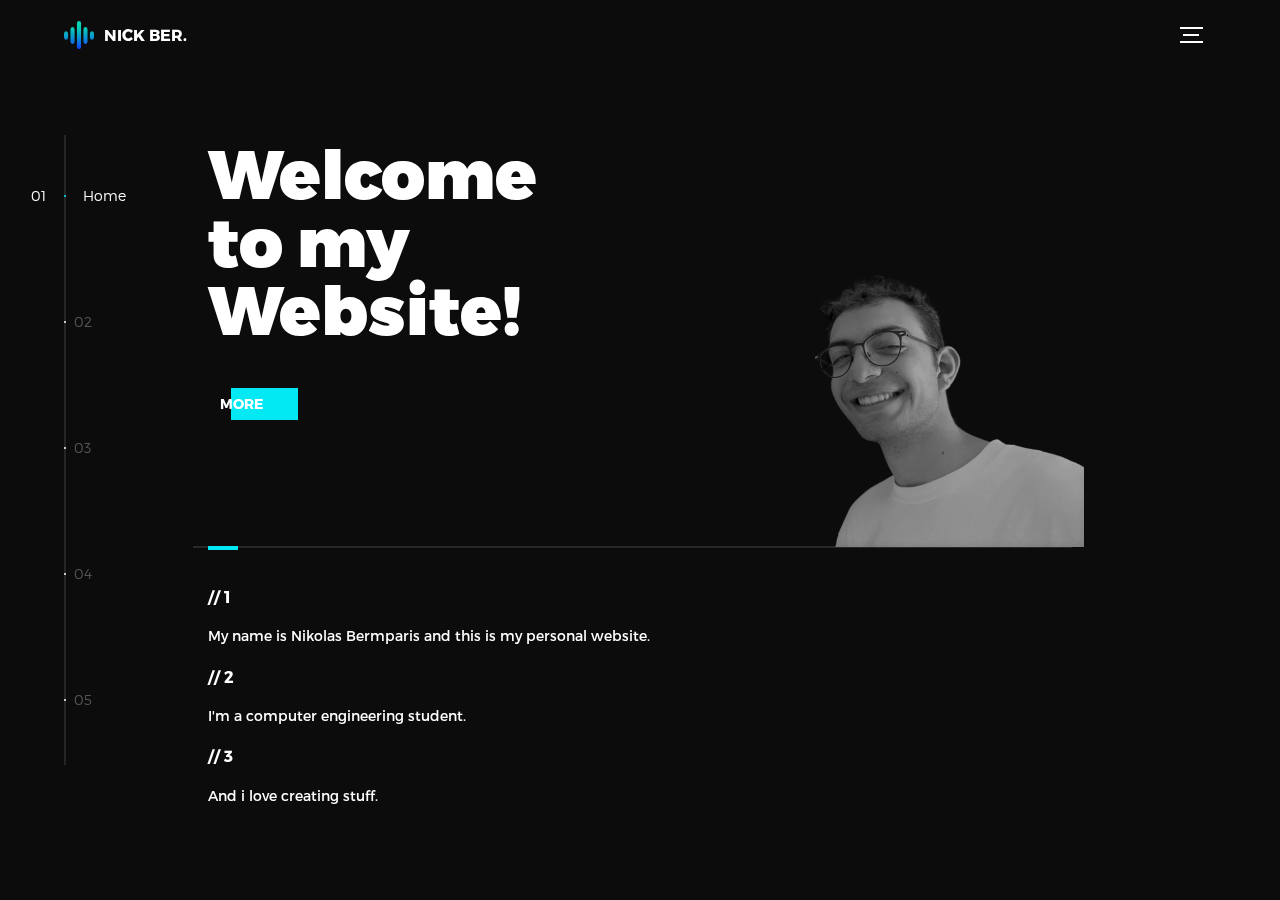
<file: index.html>
<!DOCTYPE html>
<html lang="en">
<head>
  <title>Nick Ber.</title>
  <link rel="icon" type="image/x-icon" href="assets/img/favicon.ico">
  <meta charset="utf-8">
  <meta name="viewport" content="width=device-width, initial-scale=1">
  <meta http-equiv="X-UA-Compatible" content="IE=edge">
 
  
  <meta name="author" content="Nikolaos Bermparis">
  <link rel="stylesheet" href="assets/css/main.css">



  <!---------TEST FOR MOBILE------------>
  <style>
    @media screen and (max-width: 375px) and (max-height: 812px){
      .intro--banner h1 {
        font-size: 2.3em; /*adjust this to what you want*/
      }
      
      .intro--banner img {
        width: 100%;
        height: auto;
      }

      .intro--options h3 {
        font-size: 1em; /*adjust this to what you want*/
      }

      .intro--options p {
        font-size: 0.8em; /*adjust this to what you want*/
      }
      #more-button{
        width: 100px;
      }
      #faceImage{
                  display: block;
                  width: 230px;

      }
      #extras{
        width: 100px;
      }
      
      /*/////////////// section 2 ////////////////*/

      #cat {
    display: block;
    width: 220px;
    height: auto;
}

.about--banner h2 {
        font-size: 2.5em; /* Adjust as needed */
        
    }
#about{
  /*display: block !important;*/
  display: flex;
  justify-content: space-between;
}
#chess, #space, #music {
    max-width: calc(33% - 10px); 
    box-sizing: border-box; 
    margin-top: 150px;
  }
  /*
#chess{
  display: block !important;
  height: 10px!important;
}
#space{

  display: block !important;
  height: 10px!important;
}
#music{
  display: block !important;
  height: 10px!important;
}
*/


/*/////////////////section 3///////////////*/


/*
#map{
  width: fit-content;
}

#modal{
width: 100px;
}

#board{

}
#section1{

}
#modal2{
 
}

*/
#map {
    /* Adjust container layout */
    padding: 37px; /*map size to corners*/
  }
  
  #modal2 {
    /* Adjust text size */
    font-size: 8px;/*box size?*/
  }

  .modal--options li {
    /* Adjust link list layout */
    display: block;
    margin-bottom: 10px;
  }
  }
  </style>



<style>
@media screen and (max-width: 412px){
  .intro--banner h1 {
        font-size: 2.3em; /*adjust this to what you want*/
      }
      
      .intro--banner img {
        width: 100%;
        height: auto;
      }

      .intro--options h3 {
        font-size: 1em; /*adjust this to what you want*/
      }

      .intro--options p {
        font-size: 0.8em; /*adjust this to what you want*/
      }
      #more-button{
        width: 100px;
      }
      #faceImage{
                  display: block;
                  width: 230px;

      }

        /*/////////////// section 2 ////////////////*/

        #cat {
    display: block;
    width: 220px;
    height: auto;
}

.about--banner h2 {
        font-size: 2.5em; /* Adjust as needed */
        
    }
#about{
  /*display: block !important;*/
  display: flex;
  justify-content: space-between;
}
#chess, #space, #music {
    max-width: calc(33% - 10px); 
    box-sizing: border-box; 
    margin-top: 150px;
  }

  /*/////////////////section 3///////////////*/

  #map{
    /* Adjust container layout */
   
    padding: 37px !important ;/*map size to corners*/
  }
  
  #modal2 {
    /* Adjust text size */
    font-size: 9px;/*box size?*/
  }

  .modal--options li {
    /* Adjust link list layout */
    display: block;
    margin-bottom: 10px;
  }
}

</style>



<style>
@media screen and (max-width: 414px){
  .intro--banner h1 {
        font-size: 2.3em; /*adjust this to what you want*/
      }
      
      .intro--banner img {
        width: 100%;
        height: auto;
      }

      .intro--options h3 {
        font-size: 1em; /*adjust this to what you want*/
      }

      .intro--options p {
        font-size: 0.8em; /*adjust this to what you want*/
      }
      #more-button{
        width: 100px;
      }
      #faceImage{
                  display: block;
                  width: 230px;

      }

        /*/////////////// section 2 ////////////////*/

        #cat {
    display: block;
    width: 220px;
    height: auto;
}

.about--banner h2 {
        font-size: 2.5em; /* Adjust as needed */
        
    }
#about{
  /*display: block !important;*/
  display: flex;
  justify-content: space-between;
}
#chess, #space, #music {
    max-width: calc(33% - 10px); 
    box-sizing: border-box; 
    margin-top: 150px;
  }

  /*/////////////////section 3///////////////*/

  #map{
    /* Adjust container layout */
   
    padding: 37px !important ;/*map size to corners*/
  }
  
  #modal2 {
    /* Adjust text size */
    font-size: 9px;/*box size?*/
  }

  .modal--options li {
    /* Adjust link list layout */
    display: block;
    margin-bottom: 10px;
  }
}
</style>


<style>
  @media screen and (max-width: 428px){
    .intro--banner h1 {
          font-size: 2.3em; /*adjust this to what you want*/
        }
        
        .intro--banner img {
          width: 100%;
          height: auto;
        }
  
        .intro--options h3 {
          font-size: 1em; /*adjust this to what you want*/
        }
  
        .intro--options p {
          font-size: 0.8em; /*adjust this to what you want*/
        }
        #more-button{
          width: 100px;
        }
        #faceImage{
                    display: block;
                    width: 230px;
  
        }
  
          /*/////////////// section 2 ////////////////*/
  
          #cat {
      display: block;
      width: 220px;
      height: auto;
  }
  
  .about--banner h2 {
          font-size: 2.5em; /* Adjust as needed */
          
      }
  #about{
    /*display: block !important;*/
    display: flex;
    justify-content: space-between;
  }
  #chess, #space, #music {
      max-width: calc(33% - 10px); 
      box-sizing: border-box; 
      margin-top: 150px;
    }
  
    /*/////////////////section 3///////////////*/
  
    #map{
      /* Adjust container layout */
     
      padding: 37px !important ;/*map size to corners*/
    }
    
    #modal2 {
      /* Adjust text size */
      font-size: 9px;/*box size?*/
    }
  
    .modal--options li {
      /* Adjust link list layout */
      display: block;
      margin-bottom: 10px;
    }
  }
  </style>


<style>
  @media screen and (max-width: 360px){
    .intro--banner h1 {
          font-size: 2.3em; /*adjust this to what you want*/
        }
        
        .intro--banner img {
          width: 100%;
          height: auto;
        }
  
        .intro--options h3 {
          font-size: 1em; /*adjust this to what you want*/
        }
  
        .intro--options p {
          font-size: 0.8em; /*adjust this to what you want*/
        }
        #more-button{
          width: 100px;
        }
        #faceImage{
                    display: block;
                    width: 230px;
  
        }

           /*/////////////// section 2 ////////////////*/
  
           #cat {
      display: block;
      width: 220px;
      height: auto;
  }
  
  .about--banner h2 {
          font-size: 2.5em; /* Adjust as needed */
          
      }
  #about{
    /*display: block !important;*/
    display: flex;
    justify-content: space-between;
  }
  #chess, #space, #music {
      max-width: calc(33% - 10px); 
      box-sizing: border-box; 
      margin-top: 150px;
    }
  
    /*/////////////////section 3///////////////*/
  
    #map{
      /* Adjust container layout */
     
      padding: 37px !important ;/*map size to corners*/
    }
    
    #modal2 {
      /* Adjust text size */
      font-size: 9px;/*box size?*/
    }
  
    .modal--options li {
      /* Adjust link list layout */
      display: block;
      margin-bottom: 10px;
    }
  }
</style>




<!--------------------------------DAY 2--------------------------------->

<style>
  @media screen and (max-width: 425px) and(max-height:740){
    .intro--banner h1 {
          font-size: 2.2em; /*adjust this to what you want*/
        }
        
        .intro--banner img {
          width: 100%;
          height: auto;
        }
  
        .intro--options h3 {
          font-size: 1em; /*adjust this to what you want*/
        }
  
        .intro--options p {
          font-size: 0.8em; /*adjust this to what you want*/
        }
        #more-button{
          width: 10000000000px;
        }
        #faceImage{
                    display: block;
                    width: 220px;
  
        }
  
          /*/////////////// section 2 ////////////////*/
  
          #cat {
      display: block;
      width: 220px;
      height: auto;
  }
  
  .about--banner h2 {
          font-size: 2.5em; /* Adjust as needed */
          
      }
  #about{
    /*display: block !important;*/
    display: flex;
    justify-content: space-between;
  }
  #chess, #space, #music {
      max-width: calc(33% - 10px); 
      box-sizing: border-box; 
      margin-top: 150px;
    }
  
    /*/////////////////section 3///////////////*/
  
    #map{
      /* Adjust container layout */
     
      padding: 37px !important ;/*map size to corners*/
    }
    
    #modal2 {
      /* Adjust text size */
      font-size: 9px;/*box size?*/
    }
  
    .modal--options li {
      /* Adjust link list layout */
      display: block;
      margin-bottom: 10px;
    }
  }
</style>




<style>
  @media screen and (max-width: 425px) and (max-height: 740px) {
    .intro {
        /* example: decrease overall padding */
        padding: 10px;
    }
    .intro--banner {
        /* example: decrease padding or margin between elements */
        padding: 10px;
        flex-direction: row;
    }
    #introHeader {
        /* example: reduce font size */
        font-size: 1.8em; 
    }
    .intro--options {
        /* example: decrease padding or margin */

  display: flex;
  justify-content: center; /* horizontal alignment */
  align-items: center;/* vertical alignment */
  flex-wrap: wrap; /* allows the items to wrap onto multiple lines if necessary */
  margin-top: 50px;
  
       
    }
    #introOption1 {
        /* example: reduce font size */
        font-size: 0.9em; 
        display: flex;
        color: aliceblue;
       
        
       
    }
    #introParagraph {
        /* example: reduce font size */
        display: flex;
        font-size: 0.9em; 
        margin-bottom: 2em;
        color: aliceblue;
    }
    #introOption2{
      font-size: 0.9em; 
      align-items: center;
      display: flex;
      color: aliceblue;
    }
    #introParagraph2 {
        /* example: reduce font size */
        font-size: 0.9em; 
        display: flex;
        margin-bottom: 2em;
        color: aliceblue;
    }

    #introOption3{
    
      font-size: 0.9em; 
      align-items: center;
      display: flex;
      color: aliceblue;
    }
    #introParagraph3{
   
      font-size: 0.9em; 
        display: flex;
        margin-bottom: 2em;
        color: aliceblue;
    }
 


    #faceImage {
        /* example: limit width and auto-adjust height */
        max-width: 50%; 
        height: auto;
    }
    #end{
      margin-top: 1em;
    }
    
}

</style>




  <!-----------------END OF TEST FOR MOBILE---------------->
</head>
<body>

  
<!-- notification for small viewports and landscape oriented smartphones -->
<!-------
<div class="device-notification">
  <a class="device-notification--logo" href="#0">
    <img src="assets/img/logo.png" alt="Global">
    <p>Nick Ber.</p>
  </a>
  <p class="device-notification--message">NickBer.com has so much to offer that we must request you orient your device to portrait or find a larger screen. You won't be disappointed.</p>
</div>
------>

<div class="perspective effect-rotate-left">
  <div class="container"><div class="outer-nav--return"></div>
    <div id="viewport" class="l-viewport">
      <div class="l-wrapper">
        <header class="header">
          <a class="header--logo" href="#0">
            <img src="assets/img/logo.png" alt="Global">
            <p>Nick Ber.</p>
          </a>
          <button class="header--cta cta" id="extras">Extras</button>
          <div class="header--nav-toggle">
            <span></span>
          </div>
        </header>
        <nav class="l-side-nav">
          <ul class="side-nav">
            <li class="is-active"><span>Home</span></li>
            <li><span>Works</span></li>
            <li><span>Lounge</span></li>
            <li><span>Contact</span></li>
            <li><span>Extras</span></li>
          </ul>
        </nav>
        <ul class="l-main-content main-content">
          <li class="l-section section section--is-active">
            <div class="intro">
              <div class="intro--banner">
                <h1 id="introHeader">Welcome<br>to my <br>Website! </h1>
                <a>

                <button id="more-button">More
<script>
document.getElementById("more-button").onclick = function () {
    location.href = "profile.html";
};
</script>

               
                <!---->
                  <svg version="1.1" id="Layer_1" xmlns="http://www.w3.org/2000/svg" xmlns:xlink="http://www.w3.org/1999/xlink" x="0px" y="0px" viewBox="0 0 150 118" style="enable-background:new 0 0 150 118;" xml:space="preserve">
                  <g transform="translate(0.000000,118.000000) scale(0.100000,-0.100000)">
                  
                  </g>
                  </svg></a>
                  <span class="btn-background"https://github.com/BERBARIANKING></span>
                </button>

                <img src="assets/img/face3.png" alt="Welcome" id="faceImage">

             
              </div>
              <div class="intro--options">
                <div class="option-group">
                
                  <h3 id="introOption1">//<!--&amp;--> 1</h3>
                  <p  id="introParagraph">My name is Nikolas Bermparis and this is my personal website.</p>
                </a>
                
                  <div class="option-group">
                  <h3 id="introOption2">// 2</h3>
                  <p id="introParagraph2">I'm a computer engineering student.</p>
                </a>
                
                
                
                  <div class="option-group">
                  <h3 id="introOption3">// <!--&amp;--> 3</h3>
                  <p id="introParagraph3">And i love creating stuff.</p>
                </a>
              </div>
            </div>
            </div>
          </li>
          <li class="l-section section">
            <div class="work">
              <h2>Selected work</h2>
              <div class="work--lockup">
                <ul class="slider">
                  <li class="slider--item slider--item-left">
                    <a href="#0">
                      <div class="slider--item-image">
                        <img src="assets/img/terminal1.jpg" alt="Victory">
                      
                      </div>
                      <p class="slider--item-title">Cybersecurity</p> 
                         <p class="slider--item-description">Find more of my progress here:</p>
                         <div class = "slider--item-description"><script src="https://tryhackme.com/badge/687119"></script></div>
                       
                     
                    </a>
                  </li>
                  <li class="slider--item slider--item-center">
                    <a href="https://github.com/BERBARIANKING">
                      <div class="slider--item-image">
                        <img src="assets/img/pctest.jpg" alt="Metiew and Smith">
                      </div>
                      <p class="slider--item-title">Programming &amp; Passion</p>
                      <p class="slider--item-description">Find some of my software here.</p>
                    </a>
                  </li>
                  <li class="slider--item slider--item-right">
                    <a href="#0">
                      <div class="slider--item-image">
                        <img src="assets/img/robot1.jpg" alt="Alex Nowak">
                      </div>
                      <p class="slider--item-title">Robotics</p>
                      <p class="slider--item-description">Coming soon.</p>
                    </a>
                  </li>
                </ul>
                <div class="slider--prev">
                  <svg version="1.1" id="Layer_1" xmlns="http://www.w3.org/2000/svg" xmlns:xlink="http://www.w3.org/1999/xlink" x="0px" y="0px"
                  viewBox="0 0 150 118" style="enable-background:new 0 0 150 118;" xml:space="preserve">
                  <g transform="translate(0.000000,118.000000) scale(0.100000,-0.100000)">
                    <path d="M561,1169C525,1155,10,640,3,612c-3-13,1-36,8-52c8-15,134-145,281-289C527,41,562,10,590,10c22,0,41,9,61,29
                    c55,55,49,64-163,278L296,510h575c564,0,576,0,597,20c46,43,37,109-18,137c-19,10-159,13-590,13l-565,1l182,180
                    c101,99,187,188,193,199c16,30,12,57-12,84C631,1174,595,1183,561,1169z"/>
                  </g>
                  </svg>
                </div>
                <div class="slider--next">
                  <svg version="1.1" id="Layer_1" xmlns="http://www.w3.org/2000/svg" xmlns:xlink="http://www.w3.org/1999/xlink" x="0px" y="0px" viewBox="0 0 150 118" style="enable-background:new 0 0 150 118;" xml:space="preserve">
                  <g transform="translate(0.000000,118.000000) scale(0.100000,-0.100000)">
                    <path d="M870,1167c-34-17-55-57-46-90c3-15,81-100,194-211l187-185l-565-1c-431,0-571-3-590-13c-55-28-64-94-18-137c21-20,33-20,597-20h575l-192-193C800,103,794,94,849,39c20-20,39-29,61-29c28,0,63,30,298,262c147,144,272,271,279,282c30,51,23,60-219,304C947,1180,926,1196,870,1167z"/>
                  </g>
                  </svg>
                </div>
              </div>
            </div>
          </li>
          <li class="l-section section">
            <div class="about">
              <div class="about--banner">
                <h2>The<br>Lounge<br><br></h2>
                <a href="soon.html">Explore more
                  <span>
                    <svg version="1.1" id="Layer_1" xmlns="http://www.w3.org/2000/svg" xmlns:xlink="http://www.w3.org/1999/xlink" x="0px" y="0px" viewBox="0 0 150 118" style="enable-background:new 0 0 150 118;" xml:space="preserve">
                    <g transform="translate(0.000000,118.000000) scale(0.100000,-0.100000)">
                      <path d="M870,1167c-34-17-55-57-46-90c3-15,81-100,194-211l187-185l-565-1c-431,0-571-3-590-13c-55-28-64-94-18-137c21-20,33-20,597-20h575l-192-193C800,103,794,94,849,39c20-20,39-29,61-29c28,0,63,30,298,262c147,144,272,271,279,282c30,51,23,60-219,304C947,1180,926,1196,870,1167z"/>
                    </g>
                    </svg>
                  </span>
                </a>
            
               
<img src="assets/img/cat3.png" alt="About Us" id="cat">
               <!-- <img src="assets/img/about-visual.png" alt="About Us">-->
              </div>
              <div class="about--options" id="about">
                <a href="soon.html" id="chess">
                  <h3>Chess</h3>
                </a>
                <a href="space_menu.html" id="space">
                  <h3>Space</h3>
                </a>
                <a href="music.html" id="music">
                  <h3>Music</h3>
                </a>
              </div>
            </div>
          </li>
          <li class="l-section section" id="section1">
            <div class="contact" id="map">
              <div class="contact--lockup" id="board">
                <div class="modal" id="modal">
                  <div class="modal--information" id="modal2">
                    <h1>Based in Greece</h1>
                    <p>Feel free to contact me at:</p>
                    <a href="mailto:NickBermparis@proton.me">NickBermparis@proton.me</a>
                  
                  </div>
                  <ul class="modal--options">
                    <li><a href="https://www.linkedin.com/in/nikolas-berbaris-863947225/">LinkedIn</a></li>
                    <li><a href="https://github.com/BERBARIANKING">GitHub</a></li>
                    <li><a href="mailto:nikolaosbermparis@gmail.com">Contact Us</a></li>
                  </ul>
                </div>
              </div>
            </div>
          </li>
          <li class="l-section section">
            <div class="hire">


              <h1 id="end">Which topic excites you the most?</h1>
              <!-- checkout formspree.io for easy form setup -->
              <form class="work-request">
                <div class="work-request--options">
                  <span class="options-a">
                    <input id="opt-1" type="checkbox" value="Web Development">
                    <label for="opt-1">
                      <svg version="1.1" id="Layer_1" xmlns="http://www.w3.org/2000/svg" xmlns:xlink="http://www.w3.org/1999/xlink" x="0px" y="0px"
                      viewBox="0 0 150 111" style="enable-background:new 0 0 150 111;" xml:space="preserve">
                      <g transform="translate(0.000000,111.000000) scale(0.100000,-0.100000)">
                        <path d="M950,705L555,310L360,505C253,612,160,700,155,700c-6,0-44-34-85-75l-75-75l278-278L550-5l475,475c261,261,475,480,475,485c0,13-132,145-145,145C1349,1100,1167,922,950,705z"/>
                      </g>
                      </svg>
                      Web Development
                    </label>
                    <input id="opt-2" type="checkbox" value="Cybersecurity">
                    <label for="opt-2">
                      <svg version="1.1" id="Layer_1" xmlns="http://www.w3.org/2000/svg" xmlns:xlink="http://www.w3.org/1999/xlink" x="0px" y="0px"
                      viewBox="0 0 150 111" style="enable-background:new 0 0 150 111;" xml:space="preserve">
                      <g transform="translate(0.000000,111.000000) scale(0.100000,-0.100000)">
                        <path d="M950,705L555,310L360,505C253,612,160,700,155,700c-6,0-44-34-85-75l-75-75l278-278L550-5l475,475c261,261,475,480,475,485c0,13-132,145-145,145C1349,1100,1167,922,950,705z"/>
                      </g>
                      </svg>
                      Cybersecurity
                    </label>
                    <input id="opt-3" type="checkbox" value="Machine Learning">
                    <label for="opt-3">
                      <svg version="1.1" id="Layer_1" xmlns="http://www.w3.org/2000/svg" xmlns:xlink="http://www.w3.org/1999/xlink" x="0px" y="0px"
                      viewBox="0 0 150 111" style="enable-background:new 0 0 150 111;" xml:space="preserve">
                      <g transform="translate(0.000000,111.000000) scale(0.100000,-0.100000)">
                        <path d="M950,705L555,310L360,505C253,612,160,700,155,700c-6,0-44-34-85-75l-75-75l278-278L550-5l475,475c261,261,475,480,475,485c0,13-132,145-145,145C1349,1100,1167,922,950,705z"/>
                      </g>
                      </svg>
                      Machine Learning
                    </label>
                  </span>
                  <span class="options-b">
                    <input id="opt-4" type="checkbox" value="Game Development">
                    <label for="opt-4">
                      <svg version="1.1" id="Layer_1" xmlns="http://www.w3.org/2000/svg" xmlns:xlink="http://www.w3.org/1999/xlink" x="0px" y="0px"
                      viewBox="0 0 150 111" style="enable-background:new 0 0 150 111;" xml:space="preserve">
                      <g transform="translate(0.000000,111.000000) scale(0.100000,-0.100000)">
                        <path d="M950,705L555,310L360,505C253,612,160,700,155,700c-6,0-44-34-85-75l-75-75l278-278L550-5l475,475c261,261,475,480,475,485c0,13-132,145-145,145C1349,1100,1167,922,950,705z"/>
                      </g>
                      </svg>
                      Game Development
                    </label>
                    <input id="opt-5" type="checkbox" value="Microelectronics">
                    <label for="opt-5">
                      <svg version="1.1" id="Layer_1" xmlns="http://www.w3.org/2000/svg" xmlns:xlink="http://www.w3.org/1999/xlink" x="0px" y="0px"
                      viewBox="0 0 150 111" style="enable-background:new 0 0 150 111;" xml:space="preserve">
                      <g transform="translate(0.000000,111.000000) scale(0.100000,-0.100000)">
                        <path d="M950,705L555,310L360,505C253,612,160,700,155,700c-6,0-44-34-85-75l-75-75l278-278L550-5l475,475c261,261,475,480,475,485c0,13-132,145-145,145C1349,1100,1167,922,950,705z"/>
                      </g>
                      </svg>
                      Microelectronics
                    </label>
                    <input id="opt-6" type="checkbox" value="Data Analysis">
                    <label for="opt-6">
                      <svg version="1.1" id="Layer_1" xmlns="http://www.w3.org/2000/svg" xmlns:xlink="http://www.w3.org/1999/xlink" x="0px" y="0px"
                      viewBox="0 0 150 111" style="enable-background:new 0 0 150 111;" xml:space="preserve">
                      <g transform="translate(0.000000,111.000000) scale(0.100000,-0.100000)">
                        <path d="M950,705L555,310L360,505C253,612,160,700,155,700c-6,0-44-34-85-75l-75-75l278-278L550-5l475,475c261,261,475,480,475,485c0,13-132,145-145,145C1349,1100,1167,922,950,705z"/>
                      </g>
                      </svg>
                      Data Analysis
                    </label>
                  </span>
                </div>
                <div class="work-request--information">
                  <div class="information-name">
                    <input id="name" type="text" spellcheck="false">
                    <label for="name">Name</label>
                  </div>
                  <div class="information-email">
                    <input id="email" type="email" spellcheck="false">
                    <label for="email">Email</label>
                  </div>
                </div>
                <input type="submit" value="Send Request">
              </form>
            </div>
          </li>
        </ul>
      </div>
    </div>
  </div>
  <ul class="outer-nav">
    <li class="is-active">Home</li>
    <li>Works</li>
    <li>Lounge</li>
    <li>Contact</li>
    <li>Extras</li>
  </ul>
</div>

<script src="https://ajax.googleapis.com/ajax/libs/jquery/2.2.4/jquery.min.js"></script>
<script>window.jQuery || document.write('<script src="assets/js/vendor/jquery-2.2.4.min.js"><\/script>')</script>
<script src="assets/js/functions-min.js"></script>
              <!-- Add this script tag at the end of your HTML, just before the closing </body> tag -->
<script>
  document.querySelector('.work-request').addEventListener('submit', function (e) {
    e.preventDefault();

    const selectedTopics = [];
    const checkboxes = document.querySelectorAll('.work-request--options input[type="checkbox"]');
    checkboxes.forEach(checkbox => {
      if (checkbox.checked) {
        selectedTopics.push(checkbox.value);
      }
    });

    const name = document.getElementById('name').value;
    const email = document.getElementById('email').value;

    if (!name.trim() || !email.trim()) {
      alert('Please enter your name and email.');
      return;
    }

    const form = document.querySelector('.work-request');
    const emailSubject = 'Work Request: Exciting Topics';
    const emailBody = `Name: ${name}\nEmail: ${email}\n\nSelected Topics:\n${selectedTopics.join('\n')}`;

    // Open the user's email client with pre-filled data
    const mailtoLink = `mailto:nikolaosbermparis@gmail.com?subject=${encodeURIComponent(emailSubject)}&body=${encodeURIComponent(emailBody)}`;
    window.location.href = mailtoLink;

    alert('Thank you for your request! We will get back to you soon.');

    form.reset();
  });
</script>

          
</body>
</html>
</file>
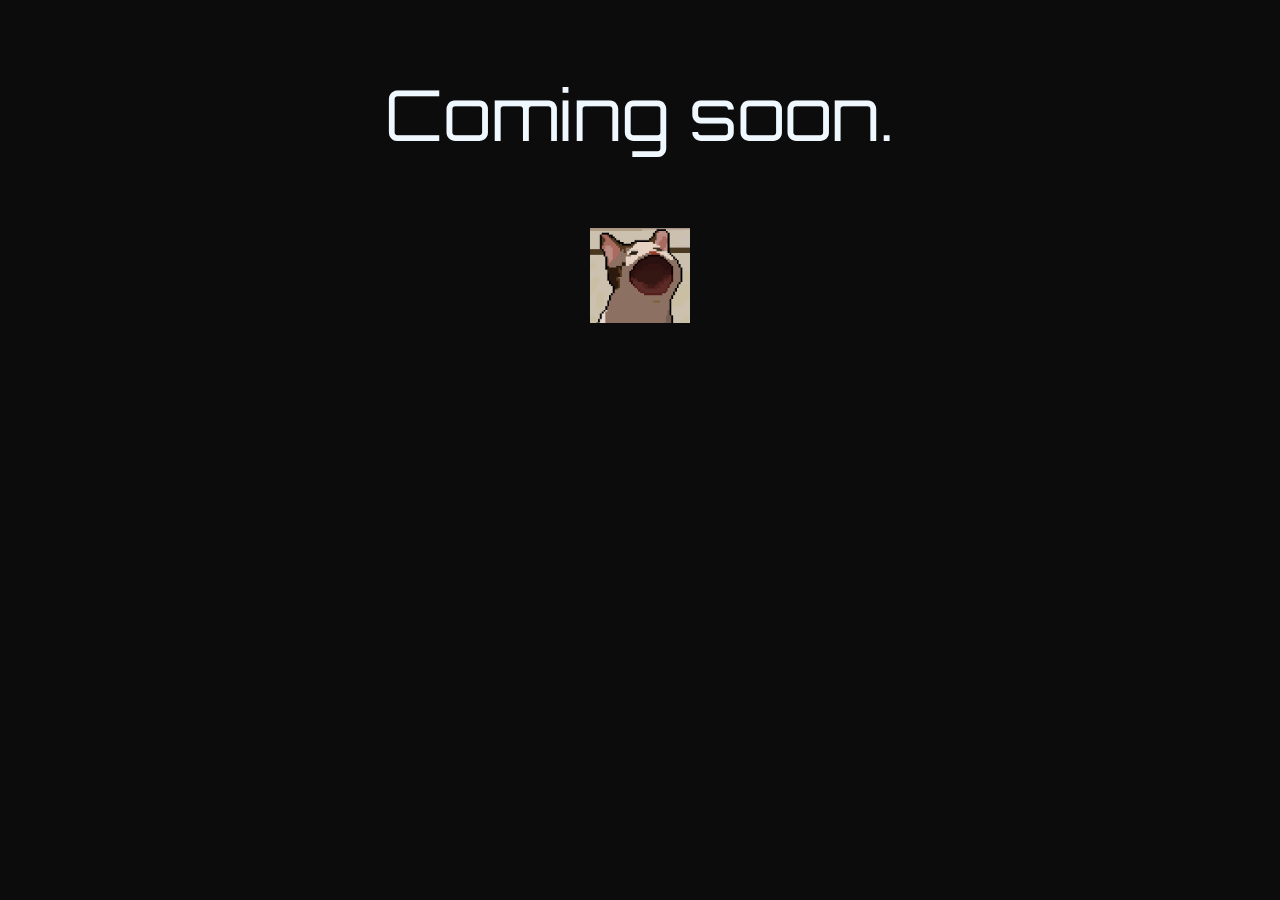
<file: soon.html>
<!DOCTYPE html>
<html lang="en">
<head>
    <meta charset="UTF-8">
    <meta name="viewport" content="width=device-width, initial-scale=1.0">
    <title>Nick Ber.</title>
    <link rel="icon" type="image/x-icon" href="/assets/img/favicon.ico">
</head>
<body>
    <style>
        @import url('https://fonts.googleapis.com/css2?family=Orbitron&display=swap');

        body {background-color: #0c0c0c;}

        .text {
            font-family: 'Orbitron', sans-serif;
            text-align: center;
            color: aliceblue;
            font-size: 70px;
        }

        /* Center the image */
        .image-container {
            display: flex;
            justify-content: center;
        }
    </style>
    <div class="text">
        <p>Coming soon.</p>
    </div>

    <div class="image-container">
        <img src="/assets/img/cat.gif" style="width: 100px;">
    </div>

</body>
</html>
</file>
<file: assets/css/main.css>
@font-face{font-family:'Montserrat';src:url("fonts/Montserrat-Black.eot");src:local("☺"),url("fonts/Montserrat-Black.woff") format("woff"),url("fonts/Montserrat-Black.ttf") format("truetype"),url("fonts/Montserrat-Black.svg") format("svg");font-weight:900;font-style:normal}@font-face{font-family:'Montserrat';src:url("fonts/Montserrat-Bold.eot");src:local("☺"),url("fonts/Montserrat-Bold.woff") format("woff"),url("fonts/Montserrat-Bold.ttf") format("truetype"),url("fonts/Montserrat-Bold.svg") format("svg");font-weight:700;font-style:normal}@font-face{font-family:'Montserrat';src:url("fonts/Montserrat-Regular.eot");src:local("☺"),url("fonts/Montserrat-Regular.woff") format("woff"),url("fonts/Montserrat-Regular.ttf") format("truetype"),url("fonts/Montserrat-Regular.svg") format("svg");font-weight:400;font-style:normal}@font-face{font-family:'Montserrat';src:url("fonts/Montserrat-Light.eot");src:local("☺"),url("fonts/Montserrat-Light.woff") format("woff"),url("fonts/Montserrat-Light.ttf") format("truetype"),url("fonts/Montserrat-Light.svg") format("svg");font-weight:300;font-style:normal}/*! normalize.css v3.0.2 | MIT License | git.io/normalize */html{font-family:sans-serif;-ms-text-size-adjust:100%;-webkit-text-size-adjust:100%}body{margin:0}article,aside,details,figcaption,figure,footer,header,hgroup,main,menu,nav,section,summary{display:block}audio,canvas,progress,video{display:inline-block;vertical-align:baseline}audio:not([controls]){display:none;height:0}[hidden],template{display:none}a{background-color:transparent}a:active,a:hover{outline:0}abbr[title]{border-bottom:1px dotted}b,strong{font-weight:bold}dfn{font-style:italic}h1{font-size:2em;margin:0.67em 0}mark{background:#ff0;color:#000}small{font-size:80%}sub,sup{font-size:75%;line-height:0;position:relative;vertical-align:baseline}sup{top:-0.5em}sub{bottom:-0.25em}img{border:0}svg:not(:root){overflow:hidden}figure{margin:1em 40px}hr{box-sizing:content-box;height:0}pre{overflow:auto}code,kbd,pre,samp{font-family:monospace, monospace;font-size:1em}button,input,optgroup,select,textarea{color:inherit;font:inherit;margin:0}button{overflow:visible}button,select{text-transform:none}button,html input[type="button"],input[type="reset"],input[type="submit"]{-webkit-appearance:button;cursor:pointer}button[disabled],html input[disabled]{cursor:default}button::-moz-focus-inner,input::-moz-focus-inner{border:0;padding:0}input{line-height:normal}input[type="checkbox"],input[type="radio"]{box-sizing:border-box;padding:0}input[type="number"]::-webkit-inner-spin-button,input[type="number"]::-webkit-outer-spin-button{height:auto}input[type="search"]{-webkit-appearance:textfield;box-sizing:content-box}input[type="search"]::-webkit-search-cancel-button,input[type="search"]::-webkit-search-decoration{-webkit-appearance:none}fieldset{border:1px solid #c0c0c0;margin:0 2px;padding:0.35em 0.625em 0.75em}legend{border:0;padding:0}textarea{overflow:auto}optgroup{font-weight:bold}table{border-collapse:collapse;border-spacing:0}td,th{padding:0}::-moz-selection{background:#FFF498}::selection{background:#FFF498}::-moz-selection{background:#FFF498}img::-moz-selection{background:transparent}img::selection{background:transparent}img::-moz-selection{background:transparent}body{-webkit-tap-highlight-color:#FFF498}body{background-color:#0c0c0c;font-size:14px;line-height:1.6;font-family:"Montserrat",sans-serif;color:#fff;-webkit-font-smoothing:antialiased;-webkit-text-size-adjust:100%}.l-viewport{position:relative;width:100%;height:100vh;box-shadow:0 0 45px 5px rgba(0,0,0,0.85);overflow:hidden}.l-wrapper{position:relative;width:1440px;max-width:90%;height:100%;margin:0 auto}.l-side-nav{position:absolute;left:0;display:-webkit-box;display:-webkit-flex;display:-ms-flexbox;display:flex;height:100%;-webkit-box-align:center;-webkit-align-items:center;-ms-flex-align:center;align-items:center}.l-side-nav::before{content:"";position:absolute;top:50%;left:0;-webkit-transform:translateY(-50%);transform:translateY(-50%);width:2px;height:70%;max-height:750px;background-color:#555;opacity:.35;z-index:10}@media (max-width: 1180px){.l-side-nav{display:none}}.l-main-content{position:relative;width:100%;height:100%;margin:0;padding:0;list-style:none}.l-section{position:absolute;width:100%;height:100%}.device-notification{display:none;position:fixed;top:0;left:0;width:100%;height:100%;-webkit-box-orient:vertical;-webkit-box-direction:normal;-webkit-flex-direction:column;-ms-flex-direction:column;flex-direction:column;-webkit-box-align:center;-webkit-align-items:center;-ms-flex-align:center;-ms-grid-row-align:center;align-items:center;-webkit-box-pack:center;-webkit-justify-content:center;-ms-flex-pack:center;justify-content:center;background-color:#0c0c0c;z-index:12}.device-notification--logo{display:-webkit-box;display:-webkit-flex;display:-ms-flexbox;display:flex;-webkit-box-align:center;-webkit-align-items:center;-ms-flex-align:center;align-items:center;text-decoration:none;color:#fff}.device-notification--logo p{margin:0 0 0 10px;font-size:16px;font-weight:700;text-transform:uppercase}.device-notification--message{width:70%;margin:30px 0 0 0;font-weight:700;text-align:center}@media (max-width: 767px) and (min-width: 601px) and (max-height: 680px){.device-notification{display:-webkit-box;display:-webkit-flex;display:-ms-flexbox;display:flex}}@media (max-width: 600px) and (min-width: 480px) and (max-height: 580px){.device-notification{display:-webkit-box;display:-webkit-flex;display:-ms-flexbox;display:flex}}@media (max-width: 736px) and (min-width: 360px) and (orientation: landscape){.device-notification{display:-webkit-box;display:-webkit-flex;display:-ms-flexbox;display:flex}}@media(max-width: 359px){.device-notification{display:-webkit-box;display:-webkit-flex;display:-ms-flexbox;display:flex}}.section{opacity:0;visibility:hidden;-webkit-transition:opacity .4s ease-in-out,visibility 0s .4s;transition:opacity .4s ease-in-out,visibility 0s .4s}.section--is-active{opacity:1;visibility:visible;z-index:1;-webkit-transition:opacity .4s ease-in-out .4s;transition:opacity .4s ease-in-out .4s}.section--next{-webkit-transform:translateY(-45px);transform:translateY(-45px);-webkit-transition:-webkit-transform .4s ease-in-out;transition:-webkit-transform .4s ease-in-out;transition:transform .4s ease-in-out;transition:transform .4s ease-in-out, -webkit-transform .4s ease-in-out}.section--prev{-webkit-transform:translateY(45px);transform:translateY(45px);-webkit-transition:-webkit-transform .4s ease-in-out;transition:-webkit-transform .4s ease-in-out;transition:transform .4s ease-in-out;transition:transform .4s ease-in-out, -webkit-transform .4s ease-in-out}.header{position:absolute;top:0;left:0;display:-webkit-box;display:-webkit-flex;display:-ms-flexbox;display:flex;width:100%;height:70px;-webkit-box-align:center;-webkit-align-items:center;-ms-flex-align:center;align-items:center;-webkit-box-pack:justify;-webkit-justify-content:space-between;-ms-flex-pack:justify;justify-content:space-between;z-index:10}.header--logo{display:-webkit-box;display:-webkit-flex;display:-ms-flexbox;display:flex;-webkit-box-align:center;-webkit-align-items:center;-ms-flex-align:center;align-items:center;text-decoration:none;color:#fff}.header--logo p{margin:0 0 0 10px;font-size:16px;font-weight:700;text-transform:uppercase}.header--nav-toggle{display:-webkit-box;display:-webkit-flex;display:-ms-flexbox;display:flex;width:50px;height:50px;-webkit-box-orient:vertical;-webkit-box-direction:normal;-webkit-flex-direction:column;-ms-flex-direction:column;flex-direction:column;-webkit-box-align:center;-webkit-align-items:center;-ms-flex-align:center;align-items:center;-webkit-box-pack:center;-webkit-justify-content:center;-ms-flex-pack:center;justify-content:center;cursor:pointer}.header--nav-toggle span,.header--nav-toggle::before,.header--nav-toggle::after{content:"";position:relative;width:16px;height:2px;background-color:#fff}.header--nav-toggle::before{bottom:5px;width:23px}.header--nav-toggle::after{top:5px;width:23px}.header--cta{position:absolute;top:50%;left:50%;-webkit-transform:translate(-50%, -50%);transform:translate(-50%, -50%);padding:0 20px;line-height:30px;text-decoration:none;color:#fff;font-weight:700;text-transform:uppercase;background-color:#03e9f4;border:none;opacity:0;visibility:hidden;-webkit-transition:opacity .4s ease-in-out,visibility 0s .4s;transition:opacity .4s ease-in-out,visibility 0s .4s}.header--cta:focus{outline:none}.header--cta.is-active{opacity:1;visibility:visible;-webkit-transition:opacity .4s ease-in-out .4s;transition:opacity .4s ease-in-out .4s}@media (max-width: 767px){.header--cta{display:none}}.side-nav{position:relative;display:-webkit-box;display:-webkit-flex;display:-ms-flexbox;display:flex;width:100px;height:70%;max-height:750px;-webkit-box-orient:vertical;-webkit-box-direction:normal;-webkit-flex-direction:column;-ms-flex-direction:column;flex-direction:column;-webkit-justify-content:space-around;-ms-flex-pack:distribute;justify-content:space-around;margin:0;padding:0;list-style-position:inside;z-index:10}.side-nav>li{position:relative;top:-5px;color:#fff;font-size:6px;cursor:pointer}.side-nav>li span{position:relative;top:3px;left:10px;color:#fff;font-size:14px;font-weight:300;opacity:0;visibility:hidden}.side-nav>li::before{position:absolute;top:3px;left:10px;color:#555;font-size:14px;font-weight:300}.side-nav li:nth-child(1)::before{content:"01"}.side-nav li:nth-child(2)::before{content:"02"}.side-nav li:nth-child(3)::before{content:"03"}.side-nav li:nth-child(4)::before{content:"04"}.side-nav li:nth-child(5)::before{content:"05"}.side-nav li.is-active{color:#03e9f4;-webkit-transition:color .4s ease-in-out;transition:color .4s ease-in-out}.side-nav li.is-active span{opacity:1;visibility:visible;-webkit-transition:opacity .4s ease-in-out;transition:opacity .4s ease-in-out}.side-nav li.is-active::before{left:-33px;color:#fff}.intro{position:relative;display:-webkit-box;display:-webkit-flex;display:-ms-flexbox;display:flex;width:900px;max-width:75%;height:100%;-webkit-box-orient:vertical;-webkit-box-direction:normal;-webkit-flex-direction:column;-ms-flex-direction:column;flex-direction:column;-webkit-box-pack:center;-webkit-justify-content:center;-ms-flex-pack:center;justify-content:center;margin:0 auto}@media (max-width: 1180px){.intro{max-width:100%}}.intro--banner{position:relative;height:475px}.intro--banner::before{content:"";position:absolute;bottom:20px;left:-15px;right:0;height:2px;background-color:#282828}.intro--banner::after{content:"";position:absolute;bottom:18px;left:0;width:30px;height:4px;background-color:#03e9f4}.intro--banner h1{position:relative;font-size:68px;font-weight:900;line-height:1;z-index:1}.intro--banner button{position:relative;padding:5px 17px 5px 12px;font-weight:700;text-transform:uppercase;background-color:transparent;border:none}.intro--banner button .btn-background{position:absolute;top:0;left:23px;right:0;height:100%;background-color:#03e9f4;z-index:-1;-webkit-transition:left .2s ease-in-out;transition:left .2s ease-in-out}.intro--banner button:hover .btn-background{left:0}.intro--banner button:focus{outline:none}.intro--banner button svg{position:relative;left:5px;width:15px;fill:#fff}.intro--banner img{position:absolute;bottom:21px;right:-12px}.intro--options{display:-webkit-box;display:-webkit-flex;display:-ms-flexbox;display:flex;-webkit-box-pack:justify;-webkit-justify-content:space-between;-ms-flex-pack:justify;justify-content:space-between;margin:0;padding:0;list-style:none}.intro--options>a{max-width:250px;text-decoration:none;color:#282828;-webkit-transition:color .2s ease-in-out;transition:color .2s ease-in-out}.intro--options>a:hover{color:#fff}.intro--options h3{font-size:16px;text-transform:uppercase}.intro--options p{margin-bottom:0}@media (max-width: 900px){.intro--banner{height:380px}.intro--banner h1{font-size:55px}.intro--banner img{width:430px}.intro--options>a{margin-right:30px}.intro--options>a:last-child{margin-right:0}}@media (max-width: 767px){.intro--banner{height:305px}.intro--banner h1{font-size:44px}.intro--banner img{width:330px}.intro--options{display:block}.intro--options>a{display:block;max-width:100%;margin:0 0 30px 0}.intro--options>a:last-child{margin-bottom:0}}@media (max-width: 600px){.intro--banner{height:360px}.intro--banner h1{font-size:55px}.intro--banner img{display:none}}@media (max-width: 600px) and (max-height: 750px){.intro--banner{height:auto}.intro--banner::before,.intro--banner::after{display:none}.intro--banner h1{margin-top:0}.intro--options{display:none}}.work{position:relative;display:-webkit-box;display:-webkit-flex;display:-ms-flexbox;display:flex;width:960px;max-width:80%;height:100%;-webkit-box-orient:vertical;-webkit-box-direction:normal;-webkit-flex-direction:column;-ms-flex-direction:column;flex-direction:column;-webkit-box-pack:center;-webkit-justify-content:center;-ms-flex-pack:center;justify-content:center;margin:0 auto}@media (max-width: 1180px){.work{max-width:100%}}.work h2{margin:0 0 20px 0;font-size:30px;text-align:center}.work--lockup{position:relative}.work--lockup .slider{position:relative;display:-webkit-box;display:-webkit-flex;display:-ms-flexbox;display:flex;width:80%;margin:0 auto;padding:0;list-style:none}.work--lockup .slider--item{position:absolute;display:none;text-align:center}.work--lockup .slider--item a{text-decoration:none;color:#858585}.work--lockup .slider--item-title{margin-top:10px;font-size:12px;font-weight:700;text-transform:uppercase}.work--lockup .slider--item-description{display:none;max-width:250px;margin:0 auto}.work--lockup .slider--item-image{width:150px;height:150px;margin:0 auto;border-radius:50%;overflow:hidden}.work--lockup .slider--item-image img{width:100%}.work--lockup .slider--item-left{top:50%;left:0;-webkit-transform:translateY(-50%);transform:translateY(-50%);display:block}.work--lockup .slider--item-right{top:50%;right:0;-webkit-transform:translateY(-50%);transform:translateY(-50%);display:block}.work--lockup .slider--item-center{position:relative;top:30px;left:50%;-webkit-transform:translateX(-50%);transform:translateX(-50%);display:block}.work--lockup .slider--item-center a{color:#fff}.work--lockup .slider--item-center .slider--item-title{margin-top:25px;font-size:16px}.work--lockup .slider--item-center .slider--item-description{display:block}.work--lockup .slider--item-center .slider--item-image{width:300px;height:300px}.work--lockup .slider--next,.work--lockup .slider--prev{position:absolute;top:160px;display:-webkit-box;display:-webkit-flex;display:-ms-flexbox;display:flex;width:50px;height:50px;-webkit-box-align:center;-webkit-align-items:center;-ms-flex-align:center;align-items:center;-webkit-box-pack:center;-webkit-justify-content:center;-ms-flex-pack:center;justify-content:center;background-color:#282828;border-radius:50%;cursor:pointer}.work--lockup .slider--next svg,.work--lockup .slider--prev svg{width:20px;fill:#fff}.work--lockup .slider--next{right:0}.work--lockup .slider--prev{left:0}@media (max-width: 900px){.work--lockup .slider--item-image{width:120px;height:120px}.work--lockup .slider--item-center .slider--item-image{width:240px;height:240px}.work--lockup .slider--next,.work--lockup .slider--prev{top:130px}}@media (max-width: 767px){.work--lockup .slider{width:75%}.work--lockup .slider--item-image{width:90px;height:90px}.work--lockup .slider--item-center .slider--item-image{width:190px;height:190px}.work--lockup .slider--next,.work--lockup .slider--prev{top:105px}}@media (max-width: 600px){.work--lockup .slider{width:auto}.work--lockup .slider--item-left,.work--lockup .slider--item-right{display:none}}.about{position:relative;display:-webkit-box;display:-webkit-flex;display:-ms-flexbox;display:flex;width:900px;max-width:75%;height:100%;-webkit-box-orient:vertical;-webkit-box-direction:normal;-webkit-flex-direction:column;-ms-flex-direction:column;flex-direction:column;-webkit-box-pack:center;-webkit-justify-content:center;-ms-flex-pack:center;justify-content:center;margin:0 auto}@media (max-width: 1180px){.about{max-width:100%}}.about--banner{position:relative;height:475px}.about--banner::before{content:"";position:absolute;top:20px;left:200px;-webkit-transform:rotate(-25deg);transform:rotate(-25deg);border:5px solid #03e9f4;border-right-color:transparent;border-bottom-color:transparent}.about--banner::after{content:"";position:absolute;top:75px;left:400px;-webkit-transform:rotate(45deg);transform:rotate(45deg);width:10px;height:10px;background-color:#03e9f4}.about--banner h2{position:relative;margin-top:35px;font-size:68px;font-weight:900;line-height:1;z-index:1}.about--banner h2::before{content:"";position:absolute;top:60px;left:268px;width:30px;height:30px;background-color:#03e9f4;border-radius:50%}.about--banner h2::after{content:"";position:absolute;top:255px;left:255px;width:10px;height:10px;background-color:#03e9f4}.about--banner a{padding:5px 17px 5px 0;text-decoration:none;color:#fff;font-weight:700;text-transform:uppercase;background-color:transparent}.about--banner a:hover svg{left:10px}.about--banner a svg{position:relative;left:5px;width:15px;fill:#fff;-webkit-transition:left .2s ease-in-out;transition:left .2s ease-in-out}.about--banner img{position:absolute;bottom:-90px;right:-12px}.about--options{display:-webkit-box;display:-webkit-flex;display:-ms-flexbox;display:flex;max-width:600px;-webkit-box-pack:justify;-webkit-justify-content:space-between;-ms-flex-pack:justify;justify-content:space-between;margin:0;padding:0;list-style:none}.about--options>a{position:relative;width:150px;height:75px;text-decoration:none;color:#fff;border:10px solid #03e9f4;background-position:center;background-size:cover;background-repeat:no-repeat}.about--options>a:nth-child(1){background-image:url("../img/chess.jpg")}.about--options>a:nth-child(2){background-image:url("../img/space.png")}.about--options>a:nth-child(3){background-image:url("../img/about-history.jpg")}.about--options>a:hover h3{bottom:-50px}.about--options h3{position:absolute;bottom:-38px;left:10px;font-size:16px;text-transform:uppercase;-webkit-transition:bottom .2s ease-in-out,left .2s ease-in-out;transition:bottom .2s ease-in-out,left .2s ease-in-out}@media (max-width: 767px){.about--banner{height:305px}.about--banner::before{top:0;left:125px}.about--banner::after{top:35px;left:260px}.about--banner h2{margin-top:10px;font-size:44px}.about--banner h2::before{top:28px;left:168px}.about--banner h2::after{top:163px;left:163px}.about--banner img{width:315px}}@media (max-width: 600px){.about--banner{height:auto}.about--banner::before{left:155px}.about--banner::after{left:310px}.about--banner h2{margin-top:0;font-size:55px}.about--banner h2::before{top:43px;left:214px}.about--banner h2::after{top:205px;left:205px}.about--banner img{display:none}.about--options{display:none}}.contact{position:fixed;top:0;left:0;width:80%;height:100%;background-image:url("../img/samos2.png");background-position:center;background-size:auto;background-repeat:no-repeat}.contact--lockup{position:relative;display:-webkit-box;display:-webkit-flex;display:-ms-flexbox;display:flex;width:900px;max-width:75%;height:100%;-webkit-box-align:center;-webkit-align-items:center;-ms-flex-align:center;align-items:center;-webkit-box-pack:end;-webkit-justify-content:flex-end;-ms-flex-pack:end;justify-content:flex-end;margin:0 auto}@media (max-width: 1180px){.contact--lockup{max-width:90%}}@media (max-width: 767px){.contact--lockup{-webkit-box-pack:center;-webkit-justify-content:center;-ms-flex-pack:center;justify-content:center}}.contact--lockup .modal{padding:45px 45px;text-align:center;background-color:#0c0c0c;box-shadow:0 0 30px 0 rgba(0,0,0,0.75)}.contact--lockup .modal--information p,.contact--lockup .modal--information a{display:block;margin:14px 0;text-decoration:none;color:#fff;font-weight:700}.contact--lockup .modal--information p{margin-top:0}.contact--lockup .modal--options{margin:0;padding:0;list-style:none}.contact--lockup .modal--options>li{width:130px;margin:0 auto 25px auto}.contact--lockup .modal--options li:nth-child(1){background-color:#03e9f4}.contact--lockup .modal--options li:nth-child(2){background-color:#ea4c89}.contact--lockup .modal--options li:nth-child(3){margin-bottom:0;background-color:#03e9f4;text-transform:uppercase}.contact--lockup .modal--options a{display:block;width:100%;padding:8px 0;text-decoration:none;color:#fff;font-weight:700}.hire{position:relative;display:-webkit-box;display:-webkit-flex;display:-ms-flexbox;display:flex;width:700px;max-width:75%;height:100%;-webkit-box-orient:vertical;-webkit-box-direction:normal;-webkit-flex-direction:column;-ms-flex-direction:column;flex-direction:column;-webkit-box-pack:center;-webkit-justify-content:center;-ms-flex-pack:center;justify-content:center;margin:0 auto}@media (max-width: 1180px){.hire{max-width:100%}}.hire h2{margin:0 0 20px 0;font-size:30px;text-align:center}.work-request{display:-webkit-box;display:-webkit-flex;display:-ms-flexbox;display:flex;width:100%;-webkit-box-orient:vertical;-webkit-box-direction:normal;-webkit-flex-direction:column;-ms-flex-direction:column;flex-direction:column;-webkit-box-align:center;-webkit-align-items:center;-ms-flex-align:center;align-items:center;color:#fff}.work-request input[type="submit"]{width:400px;max-width:100%;line-height:50px;font-size:16px;font-weight:700;text-transform:uppercase;background-color:#03e9f4;border:none;border-radius:0}.work-request input[type="submit"]:focus{outline:none}.work-request--options{display:-webkit-box;display:-webkit-flex;display:-ms-flexbox;display:flex;width:100%;-webkit-box-orient:vertical;-webkit-box-direction:normal;-webkit-flex-direction:column;-ms-flex-direction:column;flex-direction:column;-webkit-box-align:center;-webkit-align-items:center;-ms-flex-align:center;align-items:center;margin:30px 0}.work-request--options .options-a{display:-webkit-box;display:-webkit-flex;display:-ms-flexbox;display:flex;width:100%;-webkit-box-pack:justify;-webkit-justify-content:space-between;-ms-flex-pack:justify;justify-content:space-between}.work-request--options .options-b{display:-webkit-box;display:-webkit-flex;display:-ms-flexbox;display:flex;width:72%;-webkit-flex-wrap:wrap;-ms-flex-wrap:wrap;flex-wrap:wrap;-webkit-justify-content:space-around;-ms-flex-pack:distribute;justify-content:space-around}.work-request--options label{display:block;width:200px;margin-bottom:30px;line-height:50px;font-size:16px;font-weight:700;text-align:center;border:2px solid #fff;cursor:pointer;-webkit-transition:background-color .2s ease-in-out,border-color .2s ease-in-out;transition:background-color .2s ease-in-out,border-color .2s ease-in-out}.work-request--options label svg{position:relative;left:-5px;width:0;fill:#fff;-webkit-transition:width .2s ease-in-out;transition:width .2s ease-in-out}.work-request--options input[type="checkbox"]{display:none}.work-request--options input[type="checkbox"]:checked+label{background-color:#03e9f4;border-color:#03e9f4}.work-request--options input[type="checkbox"]:checked+label svg{width:15px}.work-request--information{display:-webkit-box;display:-webkit-flex;display:-ms-flexbox;display:flex;width:100%;-webkit-box-pack:justify;-webkit-justify-content:space-between;-ms-flex-pack:justify;justify-content:space-between;margin-bottom:60px}.work-request--information .information-name,.work-request--information .information-email{position:relative;width:45%;height:50px;font-size:30px;font-weight:300}.work-request--information input[type="text"],.work-request--information input[type="email"]{width:100%;padding:0 0 5px 0;background-color:transparent;border:none;border-bottom:1px solid #fff;border-radius:0}.work-request--information input[type="text"]:focus,.work-request--information input[type="email"]:focus{outline:none;background-color:#0c0c0c}.work-request--information label{position:absolute;top:0;left:0;pointer-events:none;-webkit-transition:top .2s ease-in-out,font-size .2s ease-in-out;transition:top .2s ease-in-out,font-size .2s ease-in-out}.work-request--information input:focus+label,.work-request--information input.has-value+label{top:-15px;font-size:14px}@media (max-width: 767px){.work-request--options{-webkit-box-orient:horizontal;-webkit-box-direction:normal;-webkit-flex-direction:row;-ms-flex-direction:row;flex-direction:row;-webkit-justify-content:space-around;-ms-flex-pack:distribute;justify-content:space-around}.work-request--options .options-a,.work-request--options .options-b{display:block;width:auto}}@media (max-width: 600px){.work-request--options{margin:20px 0}}@media (max-width: 600px) and (max-width: 415px){.work-request--options{-webkit-box-pack:justify;-webkit-justify-content:space-between;-ms-flex-pack:justify;justify-content:space-between}}@media (max-width: 600px){.work-request--options label{width:150px;margin-bottom:15px;font-size:14px}.work-request--options input[type="checkbox"]:checked+label svg{width:12px}.work-request--information{margin-bottom:30px}.work-request--information .information-name,.work-request--information .information-email{height:40px;font-size:24px}}.perspective{position:relative;width:100%;height:100%;overflow:hidden}.perspective--modalview{position:fixed;-webkit-perspective:1500px;perspective:1500px}.container{position:relative;-webkit-transform:translateZ(0) translateX(0) rotateY(0deg);transform:translateZ(0) translateX(0) rotateY(0deg);min-height:100%;outline:30px solid #03e9f4;-webkit-transition:-webkit-transform .4s;transition:-webkit-transform .4s;transition:transform .4s;transition:transform .4s, -webkit-transform .4s}.modalview .container{position:absolute;width:100%;height:100%;overflow:hidden;-webkit-backface-visibility:hidden;backface-visibility:hidden}.effect-rotate-left .container{-webkit-transform-origin:0% 50%;transform-origin:0% 50%;-webkit-transition:-webkit-transform .4s;transition:-webkit-transform .4s;transition:transform .4s;transition:transform .4s, -webkit-transform .4s}.effect-rotate-left--animate .container{-webkit-transform:translateZ(-1800px) translateX(-50%) rotateY(45deg);transform:translateZ(-1800px) translateX(-50%) rotateY(45deg);outline:30px solid #03e9f4}.outer-nav{position:absolute;top:50%;left:55%;-webkit-transform:translateY(-50%);transform:translateY(-50%);-webkit-transform-style:preserve-3d;transform-style:preserve-3d;margin:0;padding:0;list-style:none;text-align:center;visibility:hidden;-webkit-transition:visibility 0s .2s;transition:visibility 0s .2s}.outer-nav.is-vis{visibility:visible}.outer-nav--return{position:absolute;top:0;left:0;width:100%;height:100%;display:none;cursor:pointer;z-index:11}.outer-nav--return.is-vis{display:block}.outer-nav>li{-webkit-transform-style:preserve-3d;transform-style:preserve-3d;-webkit-transform:translateX(350px) translateZ(-1000px);transform:translateX(350px) translateZ(-1000px);font-size:55px;font-weight:900;opacity:0;cursor:pointer;-webkit-transition:opacity .2s,-webkit-transform .2s;transition:opacity .2s,-webkit-transform .2s;transition:transform .2s,opacity .2s;transition:transform .2s,opacity .2s,-webkit-transform .2s}.outer-nav>li.is-vis{-webkit-transform:translateX(0) translateZ(0);transform:translateX(0) translateZ(0);opacity:1;-webkit-transition:opacity .4s,-webkit-transform .4s;transition:opacity .4s,-webkit-transform .4s;transition:transform .4s,opacity .4s;transition:transform .4s,opacity .4s,-webkit-transform .4s}.outer-nav>li::before{content:"";position:absolute;top:50%;left:50%;-webkit-transform:translate(-50%, -25%);transform:translate(-50%, -25%);width:110%;height:15px;opacity:0;background-color:#03e9f4}.outer-nav>li.is-active::before{opacity:1}@media (max-width: 767px){.outer-nav>li{font-size:44px}}@media (max-width: 600px){.outer-nav>li{font-size:34px}}.outer-nav li.is-vis:nth-child(2){-webkit-transition-delay:.04s;transition-delay:.04s}.outer-nav li.is-vis:nth-child(3){-webkit-transition-delay:.08s;transition-delay:.08s}.outer-nav li.is-vis:nth-child(4){-webkit-transition-delay:.12s;transition-delay:.12s}.outer-nav li.is-vis:nth-child(5){-webkit-transition-delay:.16s;transition-delay:.16s}
</file>
